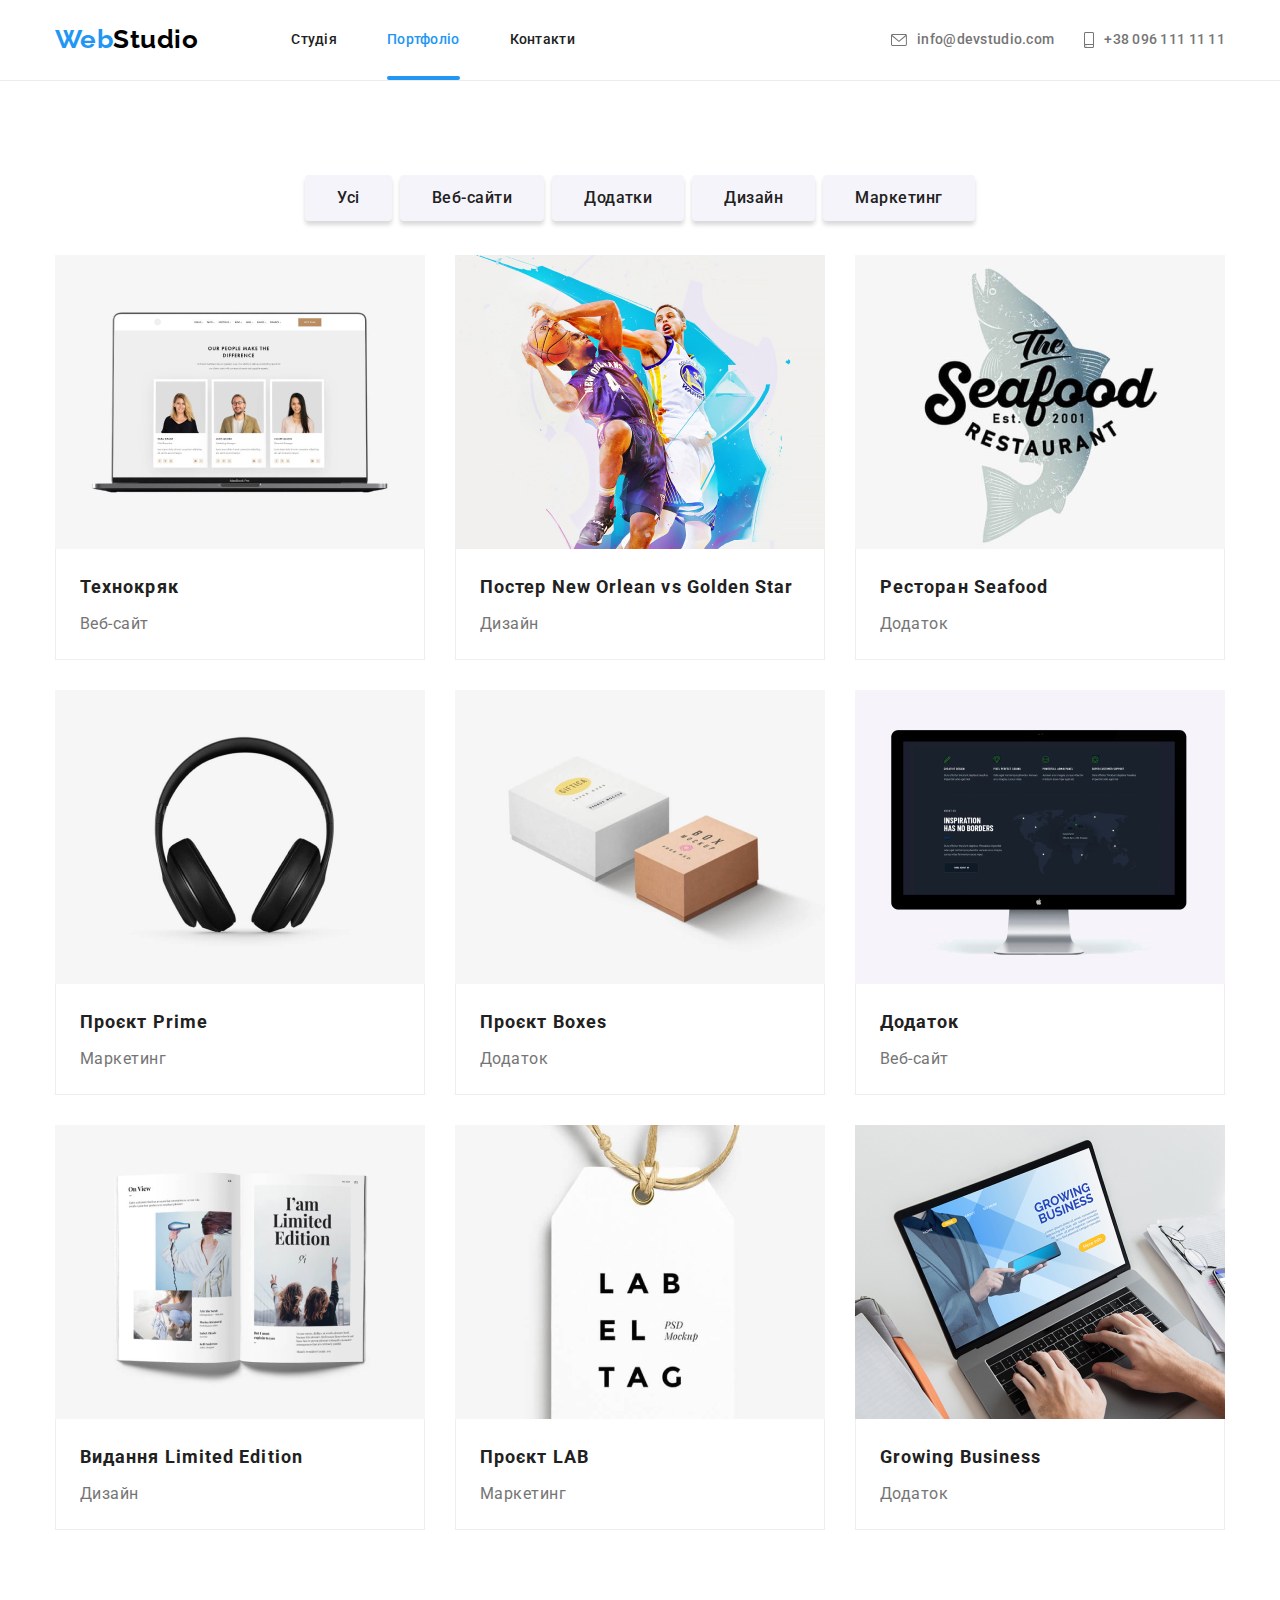
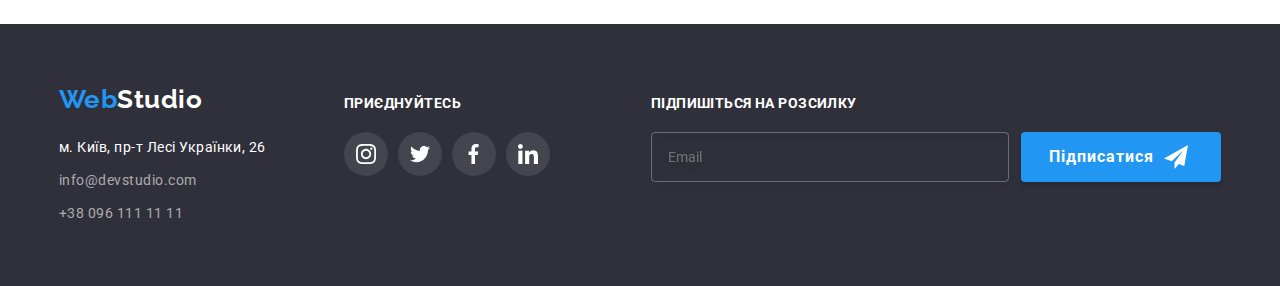
<file: portfolio.html>
<!DOCTYPE html>
<html lang="en">
  <head>
    <meta charset="UTF-8" />
    <meta http-equiv="X-UA-Compatible" content="IE=edge" />
    <meta name="viewport" content="width=device-width, initial-scale=1.0" />
    <title>WebStudio</title>
    <link
      href="https://fonts.googleapis.com/css2?family=Raleway:wght@700&family=Roboto:wght@400;500;700;900&display=swap"
      rel="stylesheet"
    />
    <link
      rel="stylesheet"
      href="https://cdnjs.cloudflare.com/ajax/libs/modern-normalize/1.1.0/modern-normalize.min.css"
    />
    <link rel="stylesheet" href="./css/main.min.css" />
  </head>
  <body>
    <!-- шапка сайту -->
    <header class="page-header">
      <div class="container main-nav">
        <a class="logo" href="./index.html">Web<span class="logo__decor">Studio</span></a>
        <nav>
          <ul class="site-nav">
            <li class="site-nav__item">
              <a href="./index.html" class="site-nav__link">Студія</a>
            </li>
            <li class="site-nav__item">
              <a href="./portfolio.html" class="site-nav__link--current">Портфоліо</a>
            </li>
            <li class="site-nav__item">
              <a href="" class="site-nav__link">Контакти</a>
            </li>
          </ul>
        </nav>

        <ul class="auth-nav">
          <li class="auth-nav__item">
            <a class="auth-nav__link" href="info@devstudio.com">
              <svg class="auth-nav__icon" width="16" height="12">
                <use href="./images/symbol-defs.svg#icon-envelope"></use>
              </svg>
              info@devstudio.com
            </a>
          </li>
          <li class="auth-nav__item">
            <a class="auth-nav__link" href="tel:+380961111111">
              <svg class="auth-nav__icon" width="10" height="16">
                <use href="./images/symbol-defs.svg#icon-smartphone"></use>
              </svg>
              +38 096 111 11 11
            </a>
          </li>
        </ul>
      </div>
    </header>

    <!--основний контент-->
    <main>
      <!-- Наші проекти -->
      <section class="project">
        <div class="container">
          <h1 class="visually-hidden">Наші проекти</h1>
          <ul class="button-group">
            <li class="item"><button type=" button" class="primery button">Усі</button></li>
            <li class="item"><button type=" button" class="primery button">Веб-сайти</button></li>
            <li class="item"><button type=" button" class="primery button">Додатки</button></li>
            <li class="item"><button type=" button" class="primery button">Дизайн</button></li>
            <li class="item"><button type=" button" class="primery button">Маркетинг</button></li>
          </ul>
          <ul class="portfolio">
            <li class="element">
              <a class="link-image" href="">
                <div class="portfolio-thumb">
                  <img src="./images/people.jpg" alt="Ноубук з представниками" width="370" />
                  <p class="text-port">
                    Ресурс пропонує комплексні пропозиції з різним рівнем функціоналу та сервісів.
                    Все це дозволить відвідувачу отримати вичерпні відомості про компанію чи
                    приватну особу.
                  </p>
                </div>
                <div class="line">
                  <h2 class="examples">Технокряк</h2>
                  <p class="type">Веб-сайт</p>
                </div>
              </a>
            </li>
            <li class="element">
              <a class="link-image" href="">
                <div class="portfolio-thumb">
                  <img src="./images/basketball.jpg" alt="Гравці баскетболу" width="370" />
                  <div class="portfolio-descr">
                    <p class="text-port">
                      Ресурс пропонує комплексні пропозиції з різним рівнем функціоналу та сервісів.
                      Все це дозволить відвідувачу отримати вичерпні відомості про компанію чи
                      приватну особу.
                    </p>
                  </div>
                </div>

                <div class="line">
                  <h2 class="examples">Постер New Orlean vs Golden Star</h2>
                  <p class="type">Дизайн</p>
                </div>
              </a>
            </li>
            <li class="element">
              <a class="link-image" href="">
                <div class="portfolio-thumb">
                  <img src="./images/seafood.jpg" alt="логотип ресторану" width="370" />
                  <div class="portfolio-descr">
                    <p class="text-port">
                      Ресурс пропонує комплексні пропозиції з різним рівнем функціоналу та сервісів.
                      Все це дозволить відвідувачу отримати вичерпні відомості про компанію чи
                      приватну особу.
                    </p>
                  </div>
                </div>
                <div class="line">
                  <h2 class="examples">Ресторан Seafood</h2>
                  <p class="type">Додаток</p>
                </div>
              </a>
            </li>
            <li class="element">
              <a class="link-image" href="">
                <div class="portfolio-thumb">
                  <img src="./images/pods.jpg" alt="Навушники" width="370" />
                  <div class="portfolio-descr">
                    <p class="text-port">
                      Ресурс пропонує комплексні пропозиції з різним рівнем функціоналу та сервісів.
                      Все це дозволить відвідувачу отримати вичерпні відомості про компанію чи
                      приватну особу.
                    </p>
                  </div>
                </div>
                <div class="line">
                  <h2 class="examples">Проєкт Prime</h2>
                  <p class="type">Маркетинг</p>
                </div>
              </a>
            </li>
            <li class="element">
              <a class="link-image" href="">
                <div class="portfolio-thumb">
                  <img src="./images/boxe.jpg" alt="дві коробки різного кольоро" width="370" />
                  <div class="portfolio-descr">
                    <p class="text-port">
                      Ресурс пропонує комплексні пропозиції з різним рівнем функціоналу та сервісів.
                      Все це дозволить відвідувачу отримати вичерпні відомості про компанію чи
                      приватну особу.
                    </p>
                  </div>
                </div>
                <div class="line">
                  <h2 class="examples">Проєкт Boxes</h2>
                  <p class="type">Додаток</p>
                </div>
              </a>
            </li>
            <li class="element">
              <a class="link-image" href="">
                <div class="portfolio-thumb">
                  <img src="./images/monitor.jpg" alt="Монітор" width="370" />
                  <div class="portfolio-descr">
                    <p class="text-port">
                      Ресурс пропонує комплексні пропозиції з різним рівнем функціоналу та сервісів.
                      Все це дозволить відвідувачу отримати вичерпні відомості про компанію чи
                      приватну особу.
                    </p>
                  </div>
                </div>
                <div class="line">
                  <h2 class="examples">Додаток</h2>
                  <p class="type">Веб-сайт</p>
                </div>
              </a>
            </li>
            <li class="element">
              <a class="link-image" href="">
                <div class="portfolio-thumb">
                  <img src="./images/magazine.jpg" alt="Журнал" width="370" />
                  <div class="portfolio-descr">
                    <p class="text-port">
                      Ресурс пропонує комплексні пропозиції з різним рівнем функціоналу та сервісів.
                      Все це дозволить відвідувачу отримати вичерпні відомості про компанію чи
                      приватну особу.
                    </p>
                  </div>
                </div>
                <div class="line">
                  <h2 class="examples">Видання Limited Edition</h2>
                  <p class="type">Дизайн</p>
                </div>
              </a>
            </li>
            <li class="element">
              <a class="link-image" href="">
                <div class="portfolio-thumb">
                  <img src="./images/sticker.jpg" alt="Етикетка" width="370" />
                  <div class="portfolio-descr">
                    <p class="text-port">
                      Ресурс пропонує комплексні пропозиції з різним рівнем функціоналу та сервісів.
                      Все це дозволить відвідувачу отримати вичерпні відомості про компанію чи
                      приватну особу.
                    </p>
                  </div>
                </div>
                <div class="line">
                  <h2 class="examples">Проєкт LAB</h2>
                  <p class="type">Маркетинг</p>
                </div>
              </a>
            </li>
            <li class="element">
              <a class="link-image" href="">
                <div class="portfolio-thumb">
                  <img src="./images/note.jpg" alt="Людина друкує по клавіатурі" width="370" />
                  <div class="portfolio-descr">
                    <p class="text-port">
                      Ресурс пропонує комплексні пропозиції з різним рівнем функціоналу та сервісів.
                      Все це дозволить відвідувачу отримати вичерпні відомості про компанію чи
                      приватну особу.
                    </p>
                  </div>
                </div>
                <div class="line">
                  <h2 class="examples">Growing Business</h2>
                  <p class="type">Додаток</p>
                </div>
              </a>
            </li>
          </ul>
        </div>
      </section>
    </main>

    <!--Футер-->
    <footer>
      <div class="container footer-wrapper">
        <div>
          <a href="./index.html" class="logo">
            Web<span class="logo__decor logo__decor--white">Studio</span></a
          >
          <address>
            <ul class="navigation">
              <li class="navigation__list">
                <a
                  class="navigation__map"
                  href="https://www.google.com/maps/place/бульвар+Лесі+Українки,+26,+Київ,+02000/@50.4263585,30.5368194,17z/data=!4m5!3m4!1s0x40d4cf0e033ecbe9:0x57a4dffefec77da0!8m2!3d50.4265807!4d30.5383858?hl=uk"
                  target="_blank"
                  rel="noopener noreferrer"
                  >м. Київ, пр-т Лесі Українки, 26</a
                >
              </li>
              <li class="navigation__list">
                <a class="navigation__auth" href="info@devstudio.com">info@devstudio.com</a>
              </li>
              <li class="navigation__list">
                <a class="navigation__auth" href="+380961111111">+38 096 111 11 11</a>
              </li>
            </ul>
          </address>
        </div>

        <div class="container-join">
          <p class="text-join">Приєднуйтесь</p>
          <ul class="join-list">
            <li>
              <a
                class="join-link list"
                href="https://instagram.com"
                target="_blank"
                rel="noopener noreferrer"
                aria-label="Instagram"
              >
                <svg class="join-icon" width="20" height="20">
                  <use href="./images/symbol-defs.svg#icon-instagram"></use>
                </svg>
              </a>
            </li>
            <li>
              <a
                class="join-link list"
                href="https://twitter.com"
                target="_blank"
                rel="noopener noreferrer"
                aria-label="Twitter"
              >
                <svg class="join-icon" width="20" height="20">
                  <use href="./images/symbol-defs.svg#icon-twitter"></use>
                </svg>
              </a>
            </li>
            <li>
              <a
                class="join-link list"
                href="https://www.facebook.com"
                target="_blank"
                rel="noopener noreferrer"
                aria-label="Facebook"
              >
                <svg class="join-icon" width="20" height="20">
                  <use href="./images/symbol-defs.svg#icon-Vector"></use>
                </svg>
              </a>
            </li>
            <li>
              <a
                class="join-link list"
                href="https://www.linkedin.com"
                target="_blank"
                rel="noopener noreferrer"
                aria-label="Facebook"
              >
                <svg class="join-icon" width="20" height="20">
                  <use href="./images/symbol-defs.svg#icon-linkedin"></use>
                </svg>
              </a>
            </li>
          </ul>
        </div>

        <div class="input-join">
          <p class="text-input-join">Підпишіться на розсилку</p>
          <form class="input-wrapper">
            <label>
              <input class="join-input" type="email" name="email" placeholder="Email" />
            </label>
            <button class="join-button" type="button">
              Підписатися
              <svg class="subscribe-icon" width="24" height="24">
                <use href="./images/symbol-defs.svg#icon-join"></use>
              </svg>
            </button>
          </form>
        </div>
      </div>
    </footer>
  </body>
</html>
</file>
<file: css/main.min.css>
:root{--primery-text-color: #757575;--title-text-color: #212121;--accent-color: #2196f3;--primery-bg-color: #ffffff;--main-text-color: #ffffff;--transform-color: color 250ms cubic-bezier(0.4, 0, 0.2, 1);--transform-bg-color: background-color 250ms cubic-bezier(0.4, 0, 0.2, 1);--transform-fill-color: fill 250ms cubic-bezier(0.4, 0, 0.2, 1)}.visually-hidden{content:"";position:absolute;width:1px;height:1px;margin:-1px;border:0;padding:0;white-space:nowrap;clip-path:inset(100%);clip:rect(0 0 0 0);overflow:hidden}body{background-color:var(--primery-bg-color);color:var(--primery-text-color);font-family:Roboto,sans-serif;letter-spacing:.03em}span{color:#2196f3}h1,h2,h3,h4,h5,h6,p{margin:0}img{display:block;max-width:100%;height:auto}ul{list-style:none;padding:0;margin:0}.button{display:inline-block;padding:10px 24px;min-width:73px;text-align:center;border-radius:4px;color:var(--main-text-color);cursor:pointer;border:none;background-color:var(--accent-color);font-family:inherit;font-weight:700;font-size:16px;line-height:1.9;letter-spacing:.06em;box-shadow:0px 4px 4px rgba(0,0,0,.15);background-color:#188ce8;transition:var(--transform-color),var(--transform-bg-color)}.button:hover,.button:focus{color:#000}@media screen and (min-width: 1200px){.button{padding:10px 32px}}.join-button{min-width:200px;min-height:50px;margin-left:auto;margin-right:auto;cursor:pointer;padding:10px 28px;font-weight:700;font-size:16px;line-height:1.9;display:flex;align-items:center;gap:10px;letter-spacing:.06em;color:#fff;background:#2196f3;box-shadow:0px 4px 4px rgba(0,0,0,.15);border-radius:4px;border:none}@media screen and (max-width: 1199px){.join-button{margin-top:20px}}.button-group{display:flex;padding-bottom:34px;justify-content:center}.button-group .item+.item{margin-left:8px}.primery.button{font-family:inherit;font-weight:500;font-size:16px;line-height:1.62;letter-spacing:.03em;background-color:#f5f4fa;color:var(--title-text-color);transition:var(--transform-bg-color),var(--transform-color)}.primery.button:hover,.primery.button:focus{background-color:var(--accent-color);color:#fff;box-shadow:0px 3px 1px rgba(0,0,0,.1),0px 1px 2px rgba(0,0,0,.08),0px 2px 2px rgba(0,0,0,.12)}.agree-button{display:block;margin-right:auto;margin-left:auto;padding:10px 52px;min-width:50px;font-weight:700;font-size:16px;line-height:1.8;letter-spacing:.06em;background:#188ce8;border-radius:4px;color:var(--main-text-color);cursor:pointer;border:none}.agree-button:hover,.agree-button:focus{box-shadow:0px 4px 4px rgba(0,0,0,.15);border-radius:4px;transition:border-radius 250ms cubic-bezier(0.4, 0, 0.2, 1),box-shadow 250ms cubic-bezier(0.4, 0, 0.2, 1)}.container{padding-left:15px;padding-right:15px;margin-right:auto;margin-left:auto;max-width:480px}@media screen and (min-width: 768px){.container{max-width:768px}}@media screen and (min-width: 1200px){.container{max-width:1200px}}@media screen and (max-width: 1199px){.footer-wrapper{text-align:center}}@media screen and (min-width: 768px){.footer-wrapper{display:flex;align-items:baseline;flex-wrap:wrap;justify-content:space-around}}.navigation__map{display:inline-block;margin-top:20px;margin-bottom:0;font-style:normal;font-weight:400;font-size:14px;line-height:1.71;color:#fff;text-decoration:none;transition:var(--transform-color)}.navigation__map:hover,.navigation__map:focus{color:var(--accent-color)}.navigation__auth{display:inline-block;margin-top:9px;margin-bottom:0;font-style:normal;font-weight:400;font-size:14px;line-height:1.71;color:rgba(255,255,255,.6);text-decoration:none;transition:var(--transform-color)}.navigation__auth:hover,.navigation__auth:focus{color:var(--accent-color)}@media screen and (max-width: 1199px){.navigation__auth{margin-top:8px}}textarea{resize:none}.text-form{display:block;font-weight:700;font-size:20px;line-height:1.9;text-align:center;letter-spacing:.03em;margin-bottom:12px;color:#212121}.form-field{display:flex;flex-direction:column;position:relative}.form-field:focus-within .icon{fill:#2196f3}.form-input{display:block;height:40px;padding:14px;padding-left:42px;padding-right:42px;margin-bottom:10px;border:1px solid rgba(33,33,33,.2);border-radius:4px;outline:1px solid rgba(0,0,0,0);outline-offset:-1px;transition:outline 250ms cubic-bezier(0.4, 0, 0.2, 1)}.form-input:focus{outline:1px solid #2196f3}.form-label{margin-bottom:4px;font-weight:400;font-size:12px;line-height:1.16;letter-spacing:.01em;color:#757575}.icon{position:absolute;top:10px;left:14px;display:flex;transition:var(--transform-fill-color)}.comment{height:120px;padding:12px 16px;margin-bottom:20px;font-weight:400;font-size:12px;line-height:1.16;letter-spacing:.01em;color:#757575;border:1px solid rgba(33,33,33,.2);border-radius:4px;outline:1px solid rgba(0,0,0,0);outline-offset:-1px;transition:outline 250ms cubic-bezier(0.4, 0, 0.2, 1)}.comment:focus{outline:1px solid #2196f3}.modal-form-agreemant{display:flex;align-items:center;justify-content:center;gap:7px;margin-bottom:30px}.modal-form-checkbox{appearance:none;width:18px;height:18px;border:2px solid #191c26;border-radius:2px;background-position:center;background-repeat:no-repeat;transition:background-color 250ms cubic-bezier(0.4, 0, 0.2, 1)}.modal-form-checkbox:checked{background-color:#2196f3;border:none;background-image:url("data:image/svg+xml,%3Csvg width='13' height='10' viewBox='0 0 13 10' fill='none' xmlns='http://www.w3.org/2000/svg'%3E%3Cpath d='M1.95703 4.75166L1.88825 4.68604L1.81923 4.75141L0.93123 5.59258L0.854858 5.66492L0.930974 5.73753L4.42671 9.07236L4.49574 9.1382L4.56476 9.07236L12.069 1.91352L12.1449 1.84116L12.069 1.76881L11.1873 0.927644L11.1183 0.861826L11.0493 0.927611L4.49577 7.17353L1.95703 4.75166Z' fill='white' stroke='white' stroke-width='0.2'/%3E%3C/svg%3E")}.modal-form-agreemant-text{font-weight:400;font-size:14px;line-height:1.7;letter-spacing:.03em;color:#757575}.modal-form-link{color:#2196f3}@media screen and (min-width: 1200px){.container-join{margin-left:70px}}.text-join{font-style:normal;font-weight:700;font-size:14px;line-height:1.14;letter-spacing:.03em;text-transform:uppercase;margin-bottom:20px;color:#fff}@media screen and (max-width: 767px){.text-join{margin-top:60px}}.join-link{display:flex;align-items:center;justify-content:center;width:44px;height:44px;border-radius:50%;background:rgba(255,255,255,.1);transition:var(--transform-bg-color)}.join-link:hover,.join-link:focus{background-color:var(--accent-color)}.join-list{display:flex;justify-content:center;gap:10px}.join-icon{fill:#fff}.backdrop{position:fixed;top:0;left:0;width:100%;height:100%;background-color:rgba(0,0,0,.2);transition:opacity 250ms cubic-bezier(0.4, 0, 0.2, 1),visibility 250ms cubic-bezier(0.4, 0, 0.2, 1)}.backdrop.is-hidden{opacity:0;pointer-events:none;visibility:hidden}.modal{content:"";position:absolute;top:50%;left:50%;transform:translate(-50%, -50%);padding:40px;width:100%;max-width:450px;background:#fff;border-radius:4px;box-shadow:0px 1px 3px rgba(0,0,0,.12),0px 1px 1px rgba(0,0,0,.14),0px 2px 1px rgba(0,0,0,.2)}@media screen and (max-width: 1199px){.modal{max-width:528px}}.close-btn{content:"";position:absolute;top:0;right:0;width:30px;height:30px;padding:0;margin-right:8px;margin-top:8px;display:flex;align-items:center;justify-content:center;cursor:pointer;border-radius:50%;background:#fff;border:1px solid rgba(0,0,0,.1);transition:var(--transform-fill-color)}.close-btn:hover{fill:var(--accent-color)}.section-title{margin-top:0;margin-bottom:50px;color:var(--title-text-color);font-weight:700;font-size:36px;line-height:1.16;text-align:center}@media screen and (max-width: 1199px){.section-title{font-size:28px;line-height:1.17;margin-bottom:30px}}.section{padding-top:94px;padding-bottom:94px}@media screen and (min-width: 480px){.section{padding-top:60px;padding-bottom:60px}}@media screen and (min-width: 768px){.section{padding-top:60px;padding-bottom:60px}}@media screen and (min-width: 1200px){.section{padding-top:94px;padding-bottom:94px}}@media screen and (min-width: 1200px){.input-wrapper{display:flex;gap:12px}}@media screen and (min-width: 768px)and (max-width: 1199px){.input-join{margin-top:60px}}@media screen and (min-width: 1200px){.input-join{margin-left:93px}}.join-input{width:358px;height:50px;padding:15px 16px;background-color:rgba(0,0,0,0);border:1px solid rgba(255,255,255,.3);filter:drop-shadow(0px 4px 4px rgba(0, 0, 0, 0.15));border-radius:4px;color:#fff;outline:1px solid rgba(0,0,0,0);outline-offset:-1px}@media screen and (max-width: 767px){.join-input{width:100%}}.text-input-join{margin-bottom:20px;font-weight:700;font-size:14px;line-height:1.14;letter-spacing:.03em;text-transform:uppercase;color:#fff}@media screen and (max-width: 767px){.text-input-join{margin-top:60px}}.socials{display:flex;justify-content:center;align-items:center;gap:10px}.socials__link{display:flex;align-items:center;justify-content:center;margin-bottom:24px;margin-top:16px;width:44px;height:44px;border-radius:50%;transition:var(--transform-bg-color)}.socials__link:hover,.socials__link:focus{background-color:var(--accent-color)}.socials__link:hover .socials__icon,.socials__link:focus .socials__icon{fill:#fff}.socials__icon{fill:#afb1b8;transition:var(--transform-fill-color)}.menu-toggle{margin-left:auto;min-height:40px;min-width:40px;display:flex;align-items:center;justify-content:center;padding:0;background-color:rgba(0,0,0,0);cursor:pointer;border:none;border-radius:50%;outline:none}@media screen and (min-width: 768px){.menu-toggle{display:none}}.menu-toggle:hover,.menu-toggle:focus{background-color:rgba(0,0,0,.1)}.menu-container{position:fixed;top:0;left:0;display:flex;flex-direction:column;width:100%;height:100%;padding:48px 40px;background-color:#fff;z-index:999;transform:translateX(100%);transition:transform 250ms ease-in-out}.menu-container.is-open{transform:translateX(0)}.menu-container .menu-toggle{position:absolute;top:0;right:0;color:#fff}.mobile-menu{margin-bottom:auto}.mobile-menu-item:not(last-child){margin-bottom:32px}.mobile-contacts{margin-bottom:64px}.mobile-menu-link{display:block;color:#212121;text-decoration:none;font-weight:500;font-size:40px;line-height:1.8;letter-spacing:.02em}.mobile-menu-link.current{color:#2196f3}.mobile-contacts-link{font-weight:500;font-size:24px;line-height:28px;letter-spacing:.02em;text-decoration:none;color:#757575}.mobile-contacts-link.accent{font-size:34px;color:#2196f3}.mobile-contacts-item:not(last-child){margin-bottom:32px}.mobile-socials{display:flex;flex-wrap:wrap;gap:10px}.mobile-socials-link{font-weight:500;font-size:18px;line-height:1.22;text-decoration:none;letter-spacing:.02em;color:#2196f3}.mobile-socials-item:not(last-child) .mobile-socials-link{padding-right:10px;border-right:1px solid rgba(33,33,33,.2)}.examples{display:none}@media screen and (min-width: 1200px){.examples{display:block}}.about{display:flex}.about__descr+.about__descr{margin-left:30px}.about__text{font-weight:700;font-size:14px;line-height:1.14;letter-spacing:.03em;text-transform:uppercase;color:#fff}.about__thumb{position:relative}.description-item{content:"";position:absolute;bottom:0;right:0;align-items:center;justify-content:center;display:flex;width:100%;height:70px;background:rgba(47,48,58,.8)}.customers{justify-content:center;align-items:center;gap:30px}@media screen and (min-width: 480px){.customers{display:flex;flex-wrap:wrap}}.customers__link{display:flex;align-items:center;justify-content:center;width:170px;height:92px;color:#afb1b8;border:1px solid #afb1b8;border-radius:4px;transition:var(--transform-color)}.customers__link:hover,.customers__link:focus{color:var(--accent-color);border-color:var(--accent-color)}@media screen and (min-width: 480px){.customers__link{min-width:210px}}@media screen and (min-width: 768px){.customers__link{min-width:226px}}@media screen and (min-width: 1200px){.customers__link{min-width:170px}}.customers__link{fill:#afb1b8}.customers__icon{fill:currentColor}.benefits{padding-bottom:0}.features{gap:30px}.features:not(last-child){margin-bottom:32px}@media screen and (min-width: 480px){.features{display:flex;flex-wrap:wrap}}.features__container-icon{display:flex;height:120px;margin-top:0;margin-bottom:30px;background-color:#f5f4fa;border-radius:4px;align-items:center;justify-content:center}.features__item{min-width:270px}@media screen and (min-width: 480px){.features__item{max-width:450px}}@media screen and (min-width: 768px){.features__item{max-width:354px;flex-basis:calc((100% - 30px)/2)}}@media screen and (min-width: 1200px){.features__item{max-width:270px;flex-basis:calc((100% - 90px)/4)}}.features__title{margin-bottom:10px;color:var(--title-text-color);font-weight:700;font-size:14px;line-height:1.14}@media screen and (min-width: 380px)and (max-width: 767px){.features__title{margin-left:auto;margin-left:auto;text-align:center}}.features__text{margin-top:0;margin-bottom:0;font-weight:400;font-size:14px;line-height:1.71}footer{background-color:#2f303a;padding-top:60px;padding-bottom:60px;font-weight:400;font-size:14px;line-height:1.71}.main-nav{display:flex;align-items:center}.page-header{border-bottom:1px solid #ececec}@media screen and (max-width: 480px){.page-header{padding:16px 0}}.site-nav{display:none}@media screen and (min-width: 768px){.site-nav{display:flex;margin-left:88px}}@media screen and (min-width: 1200px){.site-nav{margin-left:93px}}.site-nav__link,.site-nav__link--current{display:block;position:relative;padding-top:32px;padding-bottom:32px;color:var(--title-text-color);font-weight:500;font-size:14px;line-height:1.14;letter-spacing:.02em;text-decoration:none;transition:var(--transform-color)}.site-nav__item+.site-nav__item{margin-left:50px}.site-nav__link:hover,.site-nav__link:focus{color:var(--accent-color)}.site-nav__link--current{color:var(--accent-color)}.site-nav__link--current::after{content:"";position:absolute;bottom:0;left:0;display:block;width:100%;height:4px;border-radius:2px;background:var(--accent-color)}.auth-nav{display:none}@media screen and (min-width: 768px){.auth-nav{display:block;margin-left:auto}}@media screen and (min-width: 1200px){.auth-nav{display:flex}}@media screen and (min-width: 768px)and (max-width: 1199px){.auth-nav__item+.auth-nav__item{margin-top:10px}}@media screen and (min-width: 1200px){.auth-nav__item+.auth-nav__item{margin-left:30px}}.auth-nav__link{display:flex;padding-top:32px;padding-bottom:32px;color:var(--primery-text-color);font-weight:500;font-size:14px;line-height:1.14;letter-spacing:.02em;text-decoration:none;align-items:center;transition:var(--transform-color)}@media screen and (min-width: 768px)and (max-width: 1199px){.auth-nav__link{padding:0}}.auth-nav__link:hover,.auth-nav__link:focus{color:var(--accent-color)}.auth-nav__icon{fill:currentColor;cursor:pointer;margin-right:10px}.hero__title{margin-bottom:30px;margin-left:auto;margin-right:auto;color:var(--main-text-color);font-weight:900;font-size:44px;line-height:1.36;letter-spacing:.06em;text-transform:uppercase}@media screen and (max-width: 480px){.hero__title{font-size:26px;line-height:1.62;max-width:360px}}@media screen and (min-width: 1200px){.hero__title{max-width:696px}}.hero{max-width:1600px;margin-left:auto;margin-right:auto;padding-top:118px;padding-bottom:118px;background-size:cover;background-position:center;background-repeat:no-repeat;background-color:#c4c4c4;text-align:center;background-image:linear-gradient(to right, rgba(0, 0, 0, 0.4), rgba(0, 0, 0, 0.4)),url(../images/bgimagesm/img_sm-@1x.jpg)}@media screen and (min-device-pixel-ratio: 2),(min-resolution: 192dpi),(min-resolution: 2dppx){.hero{background-image:linear-gradient(to right, rgba(0, 0, 0, 0.4), rgba(0, 0, 0, 0.4)),url(../images/bgimagesm/img_sm-@2x.jpg)}}@media screen and (min-width: 481px){.hero{background-image:linear-gradient(to right, rgba(0, 0, 0, 0.4), rgba(0, 0, 0, 0.4)),url(../images/bgimagesm/img_md-@1x.jpg)}}@media screen and (min-width: 481px)and (min-device-pixel-ratio: 2),screen and (min-width: 481px)and (min-resolution: 192dpi),screen and (min-width: 481px)and (min-resolution: 2dppx){.hero{background-image:linear-gradient(to right, rgba(0, 0, 0, 0.4), rgba(0, 0, 0, 0.4)),url(../images/bgimagesm/\ img_md-@2x.jpg)}}@media screen and (min-width: 769px){.hero{background-image:linear-gradient(to right, rgba(0, 0, 0, 0.4), rgba(0, 0, 0, 0.4)),url(../images/bgimagesm/img_lg-@1x.jpg)}}@media screen and (min-width: 769px)and (min-device-pixel-ratio: 2),screen and (min-width: 769px)and (min-resolution: 192dpi),screen and (min-width: 769px)and (min-resolution: 2dppx){.hero{background-image:linear-gradient(to right, rgba(0, 0, 0, 0.4), rgba(0, 0, 0, 0.4)),url(../images/bgimagesm/img_lg-@2x.jpg)}}@media screen and (min-width: 1200px){.hero{padding-bottom:200px;padding-top:200px}}.logo{color:var(--accent-color);font-family:Raleway;font-weight:700;font-size:26px;line-height:1.2;text-decoration:none}@media screen and (max-width: 1199px){.logo{font-size:24px;line-height:1.6}}.logo__decor{color:#000}.logo__decor--white{color:#fff;font-family:Raleway;font-weight:700;font-size:26px;line-height:1.2;text-decoration:none}.project{padding-top:94px}.project .examples{margin-top:0;color:var(--title-text-color);font-weight:700;font-size:18px;line-height:2;letter-spacing:.06em}.project .type{margin-top:4px;margin-bottom:0;font-weight:400;font-size:16px;line-height:1.88;color:#757575}.link-image{text-decoration:none}.portfolio{display:flex;flex-wrap:wrap;padding-bottom:94px}.element{width:370px;margin-right:30px;margin-bottom:30px;justify-content:space-between}.element:hover,.element:focus{box-shadow:0px 1px 1px rgba(0,0,0,.12),0px 4px 4px rgba(0,0,0,.06),1px 4px 6px rgba(0,0,0,.16)}.element:nth-child(3n){margin-right:0}.element:nth-last-child(-n+3){margin-bottom:0}.line{padding-top:20px;padding-bottom:20px;padding-right:24px;padding-left:24px;border:1px solid #eee;border-top:none}.text-port{font-weight:400;font-size:18px;line-height:1.56;letter-spacing:.03em;color:#fff;position:absolute;top:0;padding:63px 24px;align-items:center;justify-content:center;display:block;width:370px;height:294px;background:rgba(33,150,243,.9);transition:transform 250ms cubic-bezier(0.4, 0, 0.2, 1);transform:translateY(100%)}.portfolio-thumb{position:relative;overflow:hidden}.link-image:hover .text-port{transform:translateY(0)}.members{background-color:#f5f4fa;padding-top:94px;padding-bottom:94px}@media screen and (min-width: 320px){.members{padding-top:60px;padding-bottom:60px}}@media screen and (min-width: 768px){.members{padding-top:60px;padding-bottom:60px}}@media screen and (min-width: 1200px){.members{padding-top:94px;padding-bottom:94px}}.team{gap:30px;display:flex}@media screen and (max-width: 1199px){.team{display:flex;flex-wrap:wrap}}.team__item{background-color:#fff;box-shadow:0px 1px 3px rgba(0,0,0,.12),0px 1px 1px rgba(0,0,0,.14),0px 2px 1px rgba(0,0,0,.2);border-radius:0px 0px 4px 4px}@media screen and (min-width: 768px){.team__item{min-width:354px}}@media screen and (min-width: 1200px){.team__item{min-width:270px}}.team__title{margin-top:30px;margin-bottom:0;color:var(--title-text-color);font-weight:500;font-size:16px;line-height:1.19;text-align:center}.team__subtitle{margin-top:10px;margin-bottom:0;font-weight:400;font-size:16px;line-height:1.9;text-align:center}/*# sourceMappingURL=main.min.css.map */
</file>
